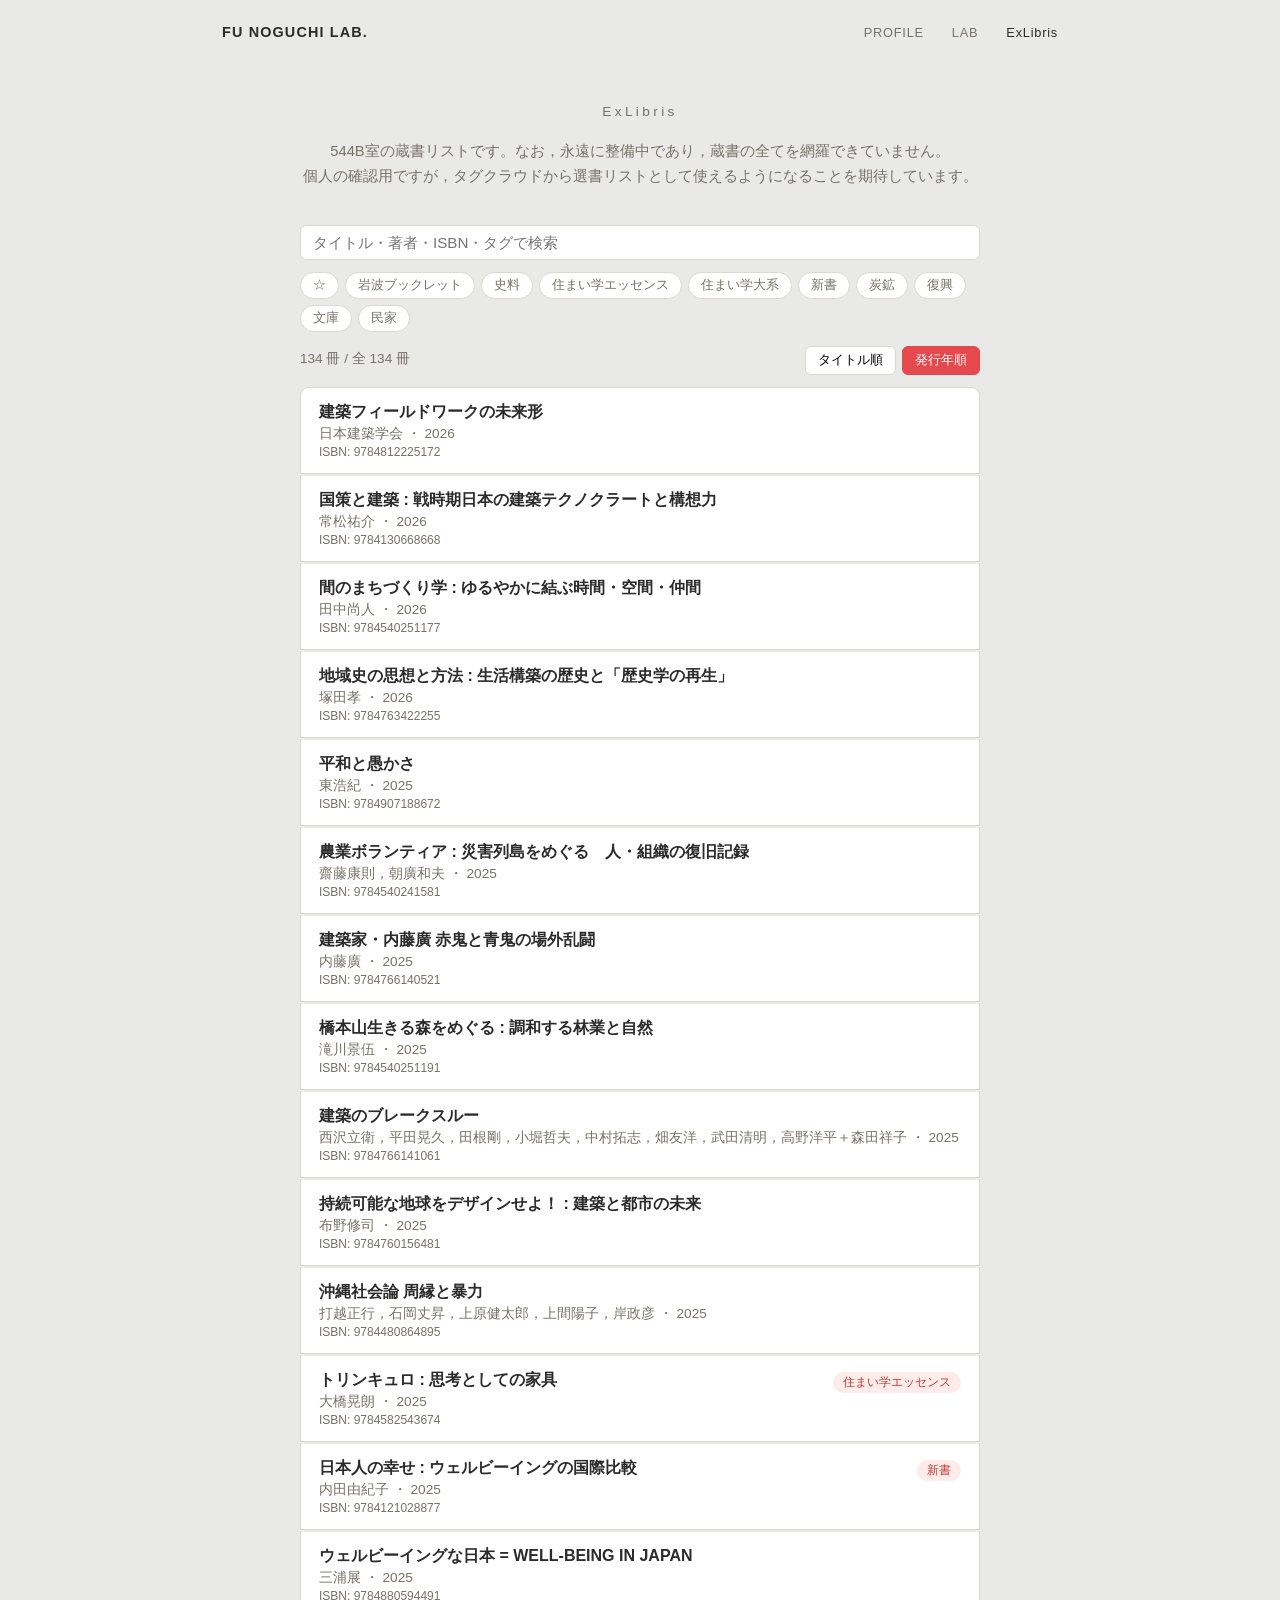
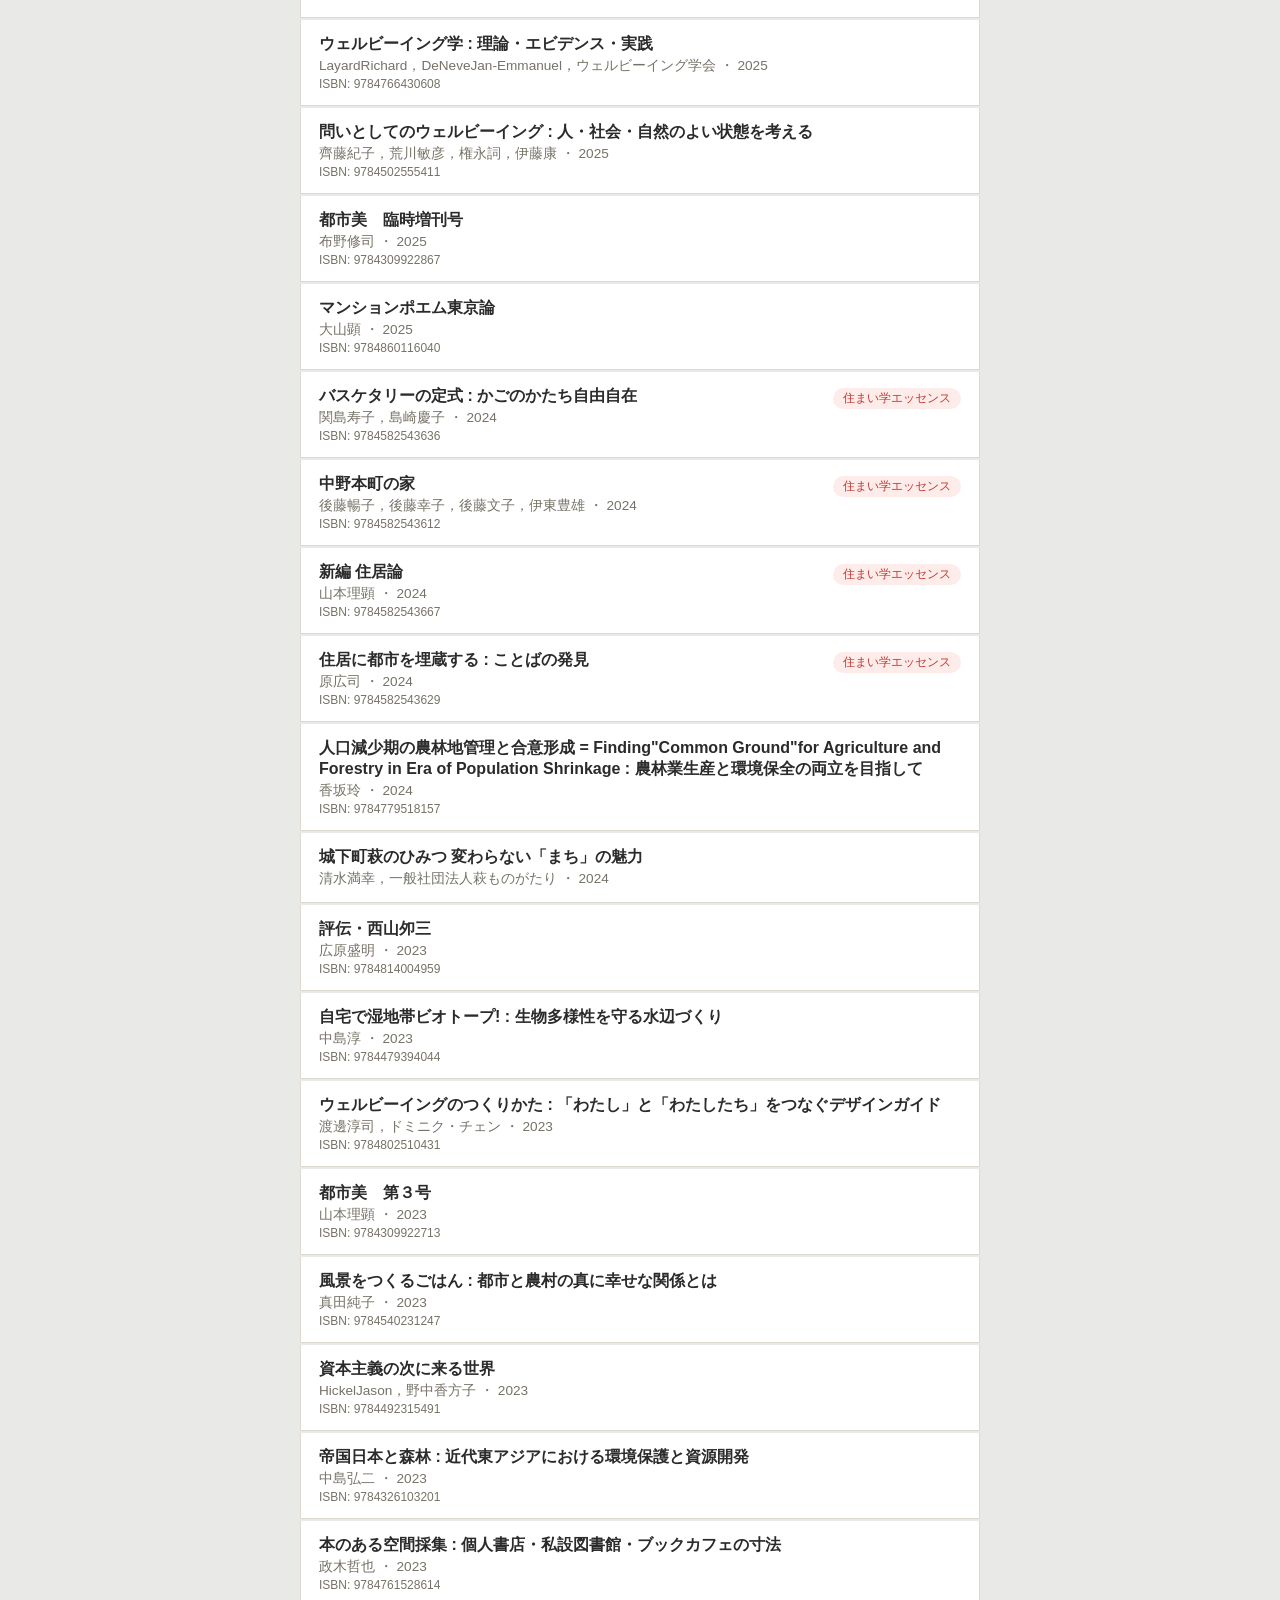
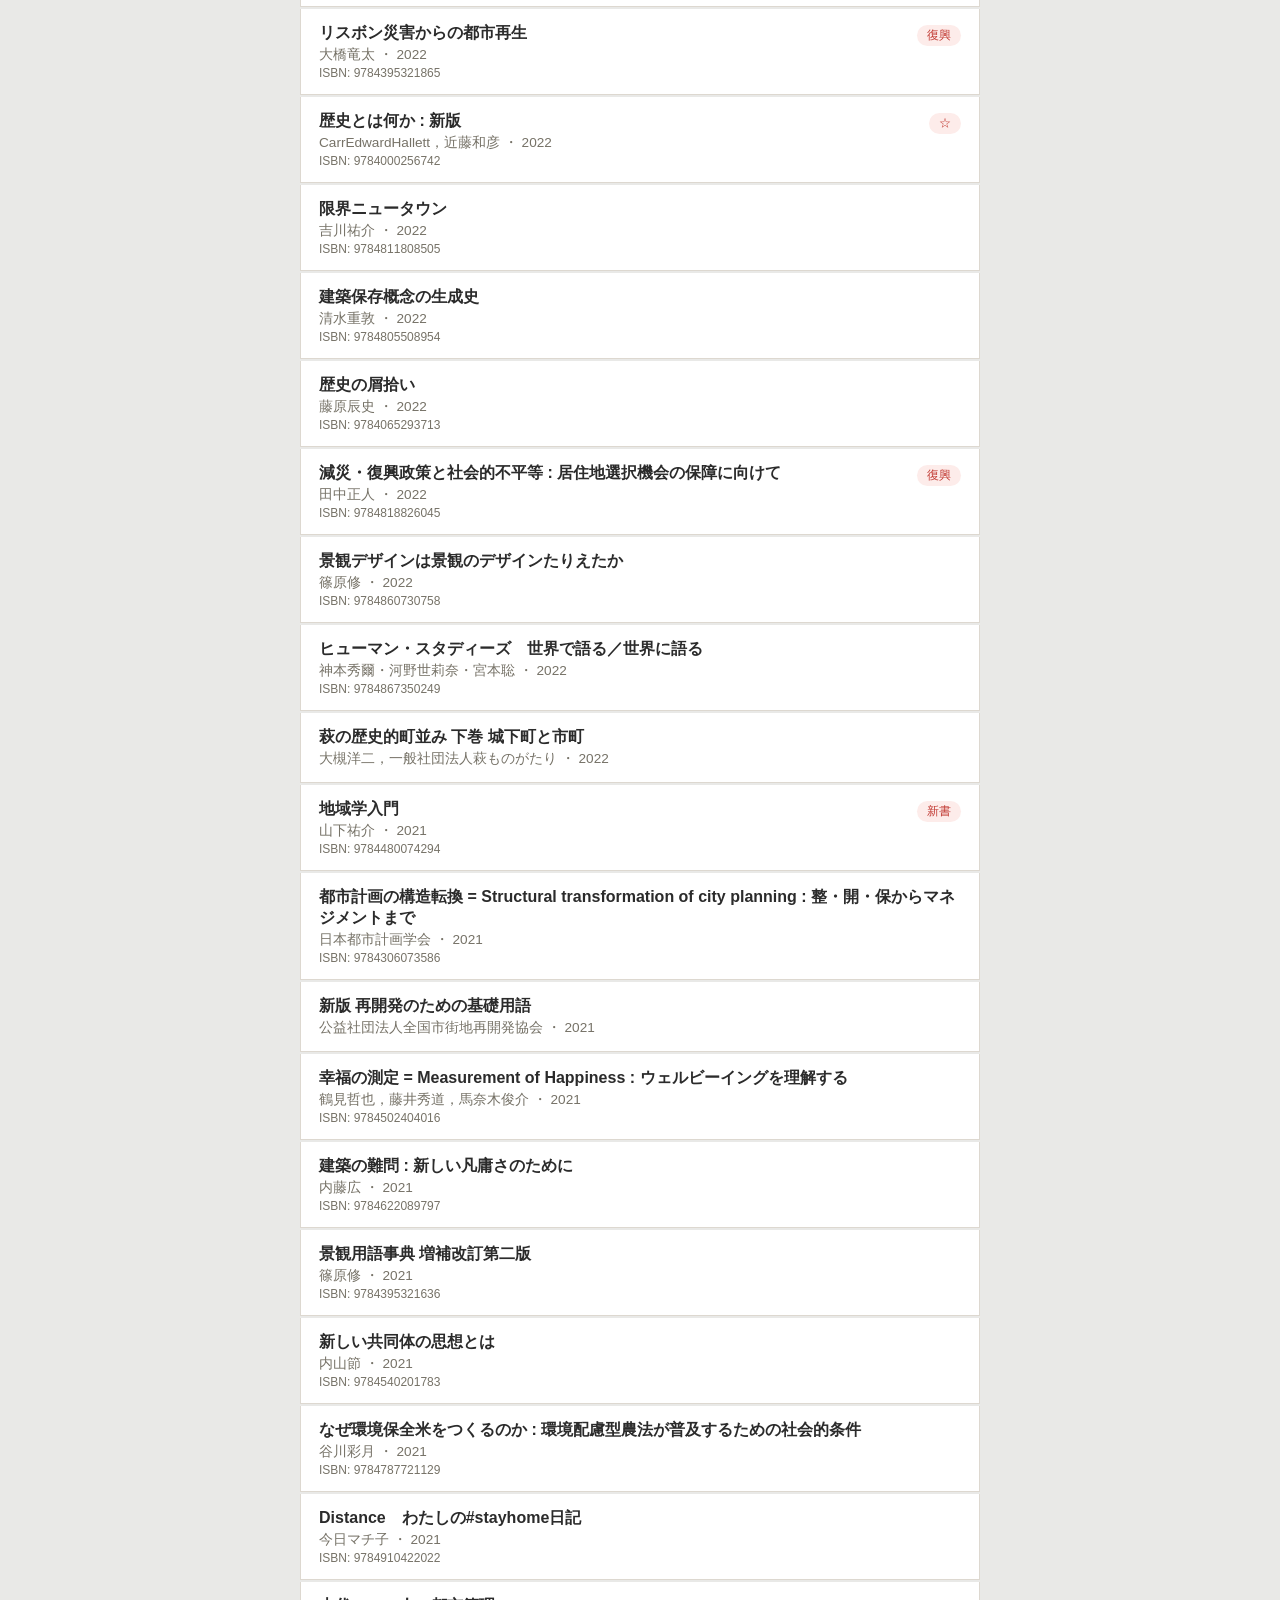
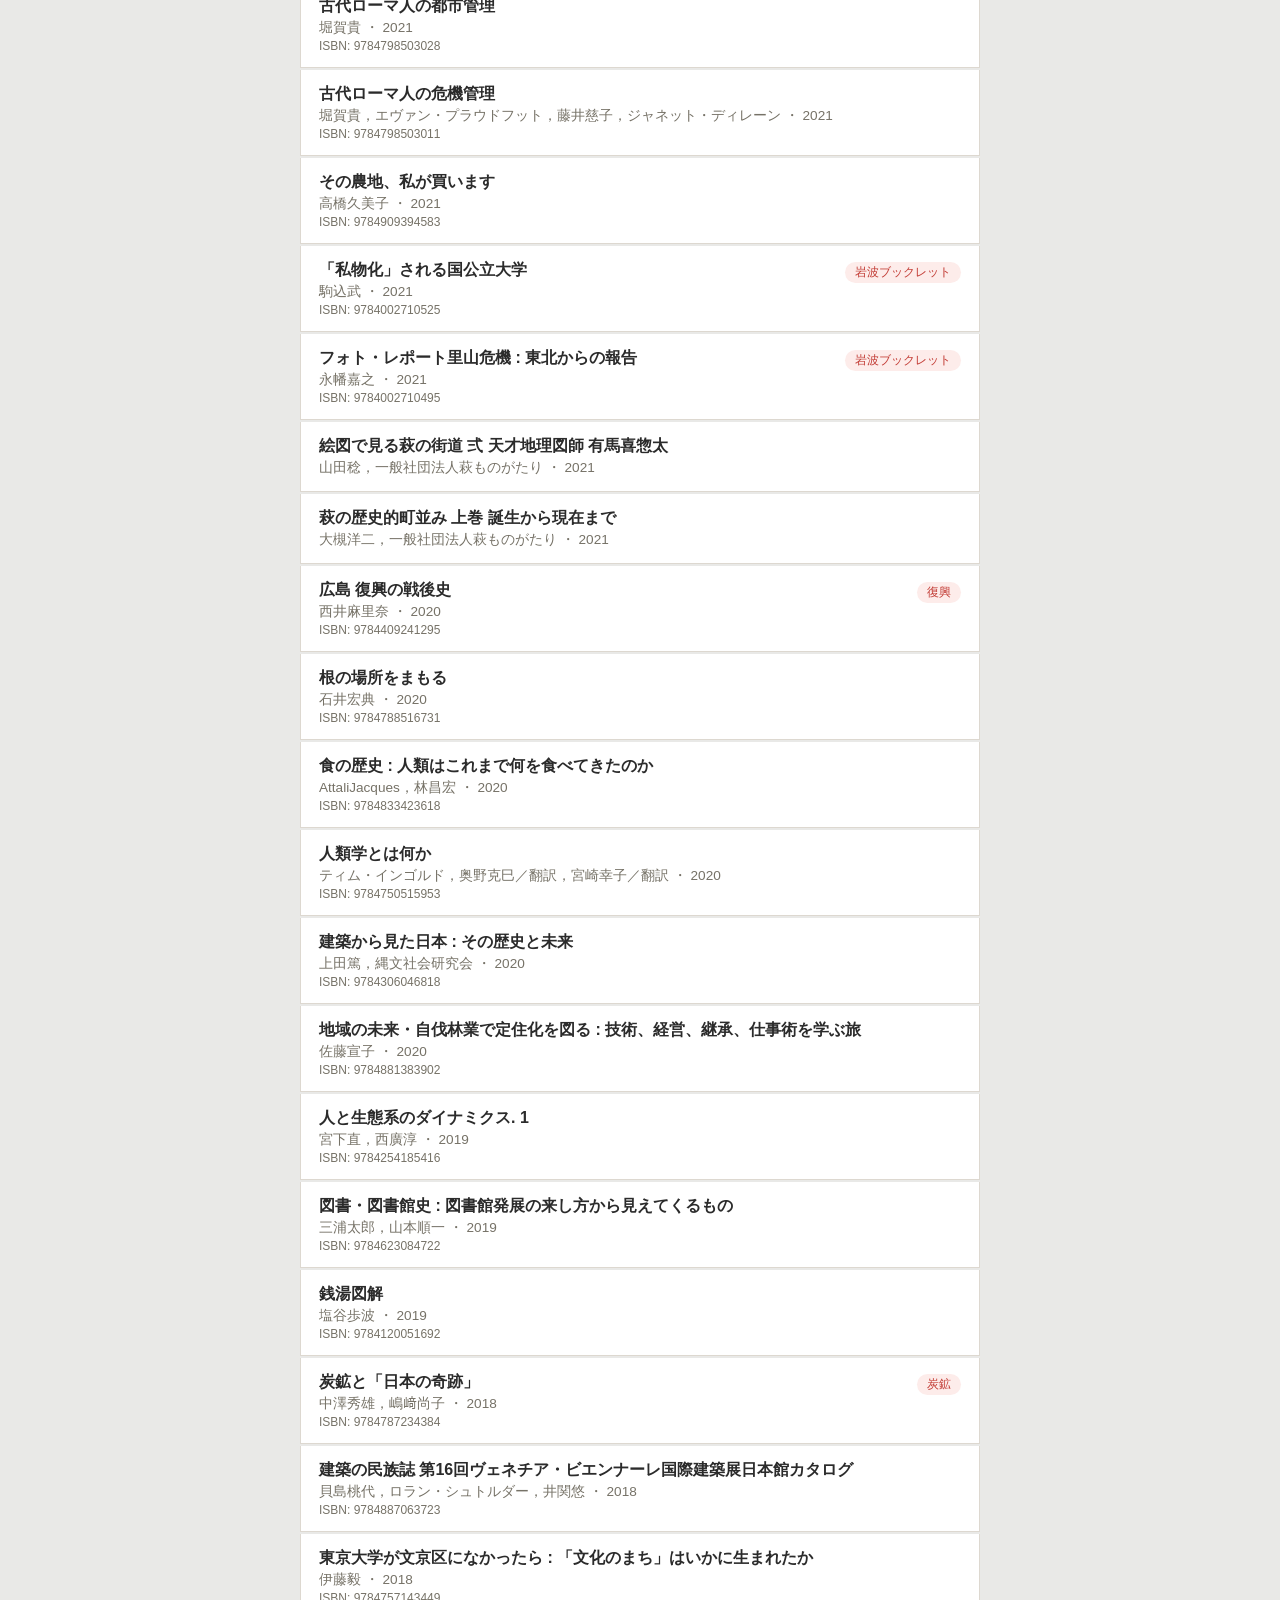
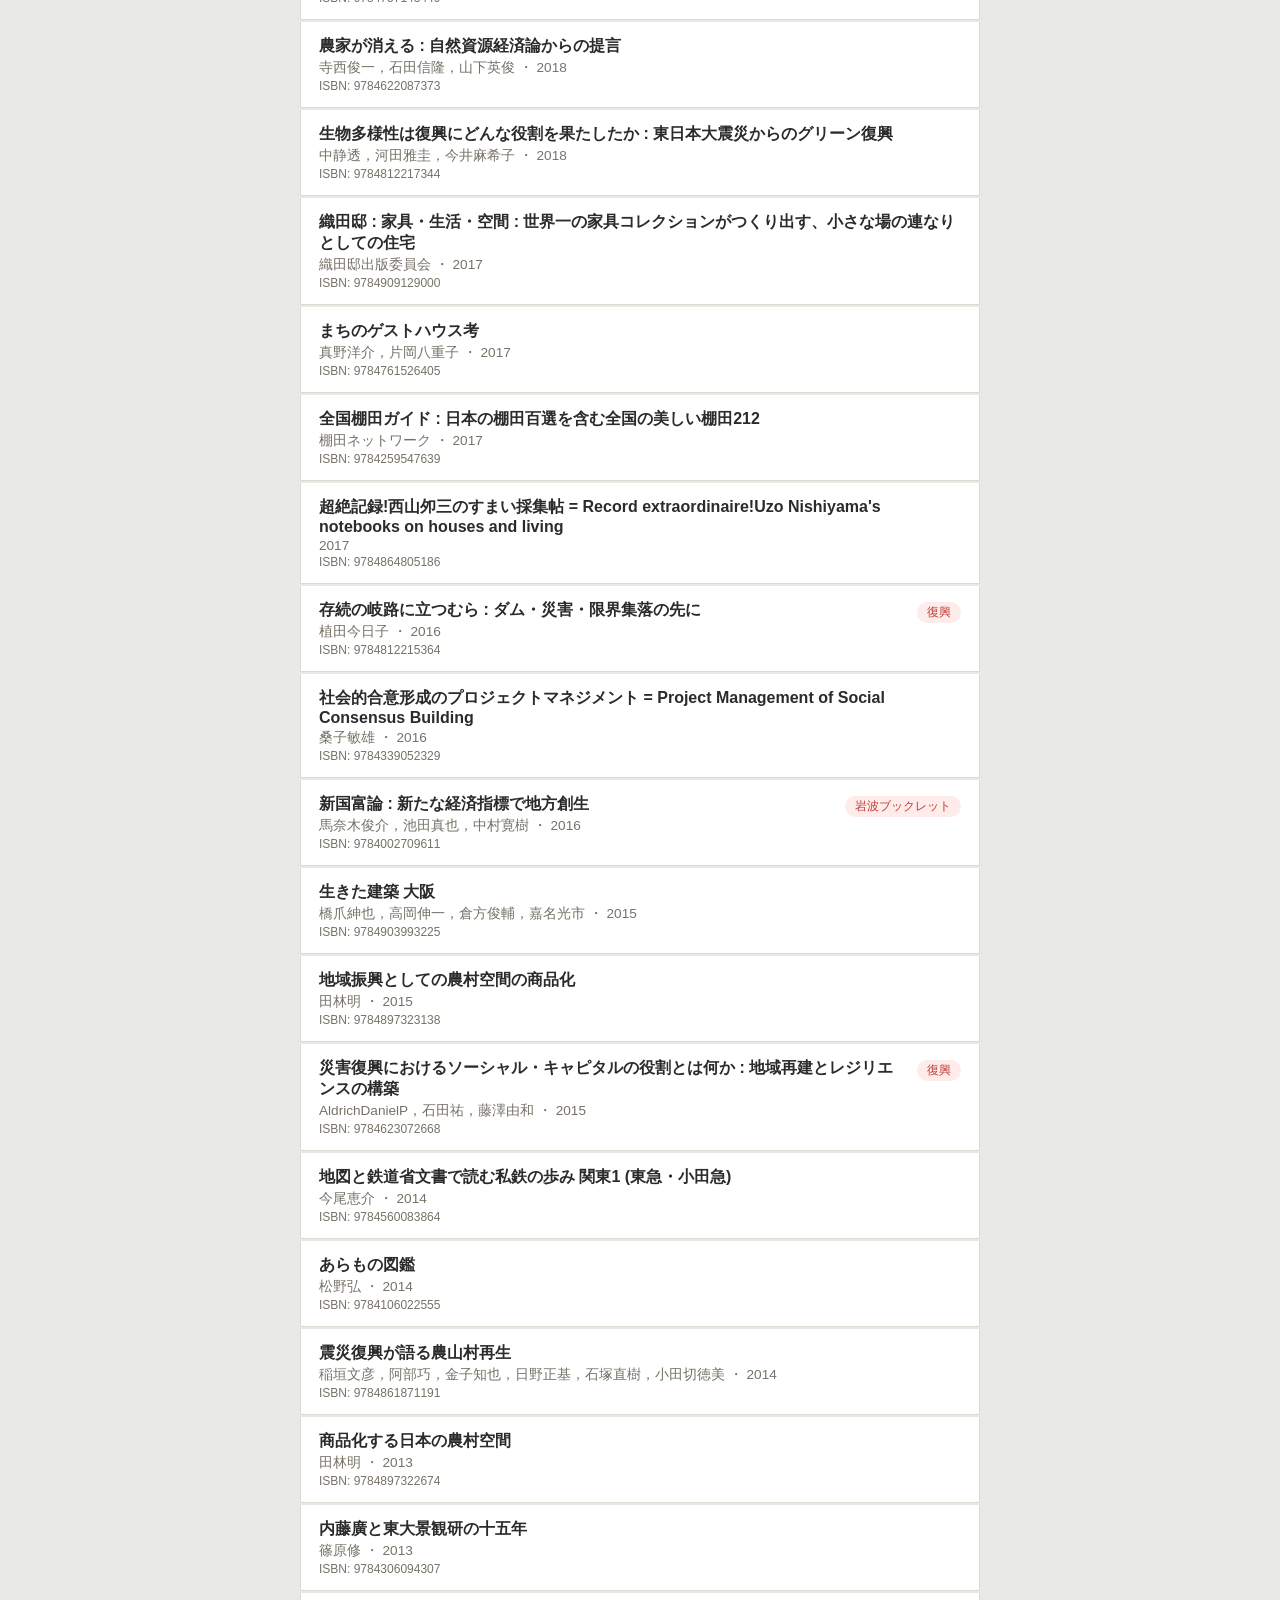
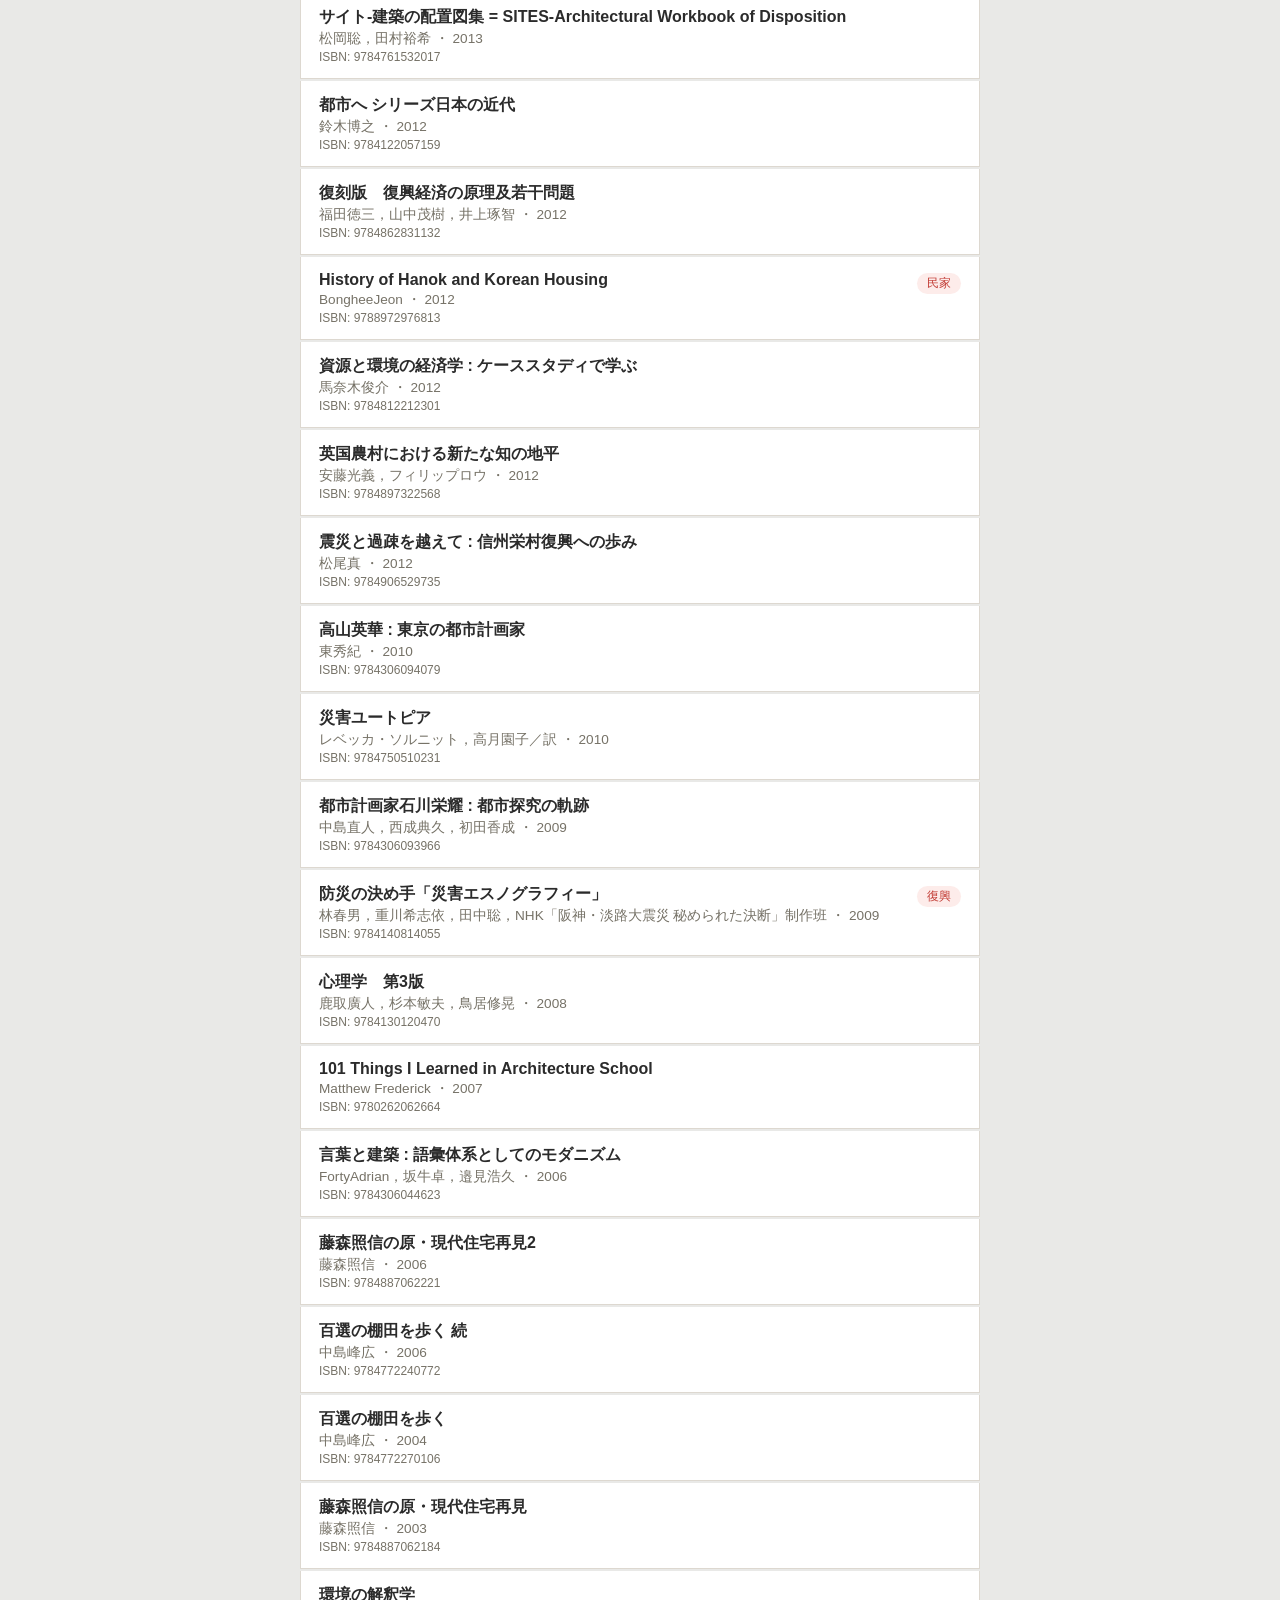
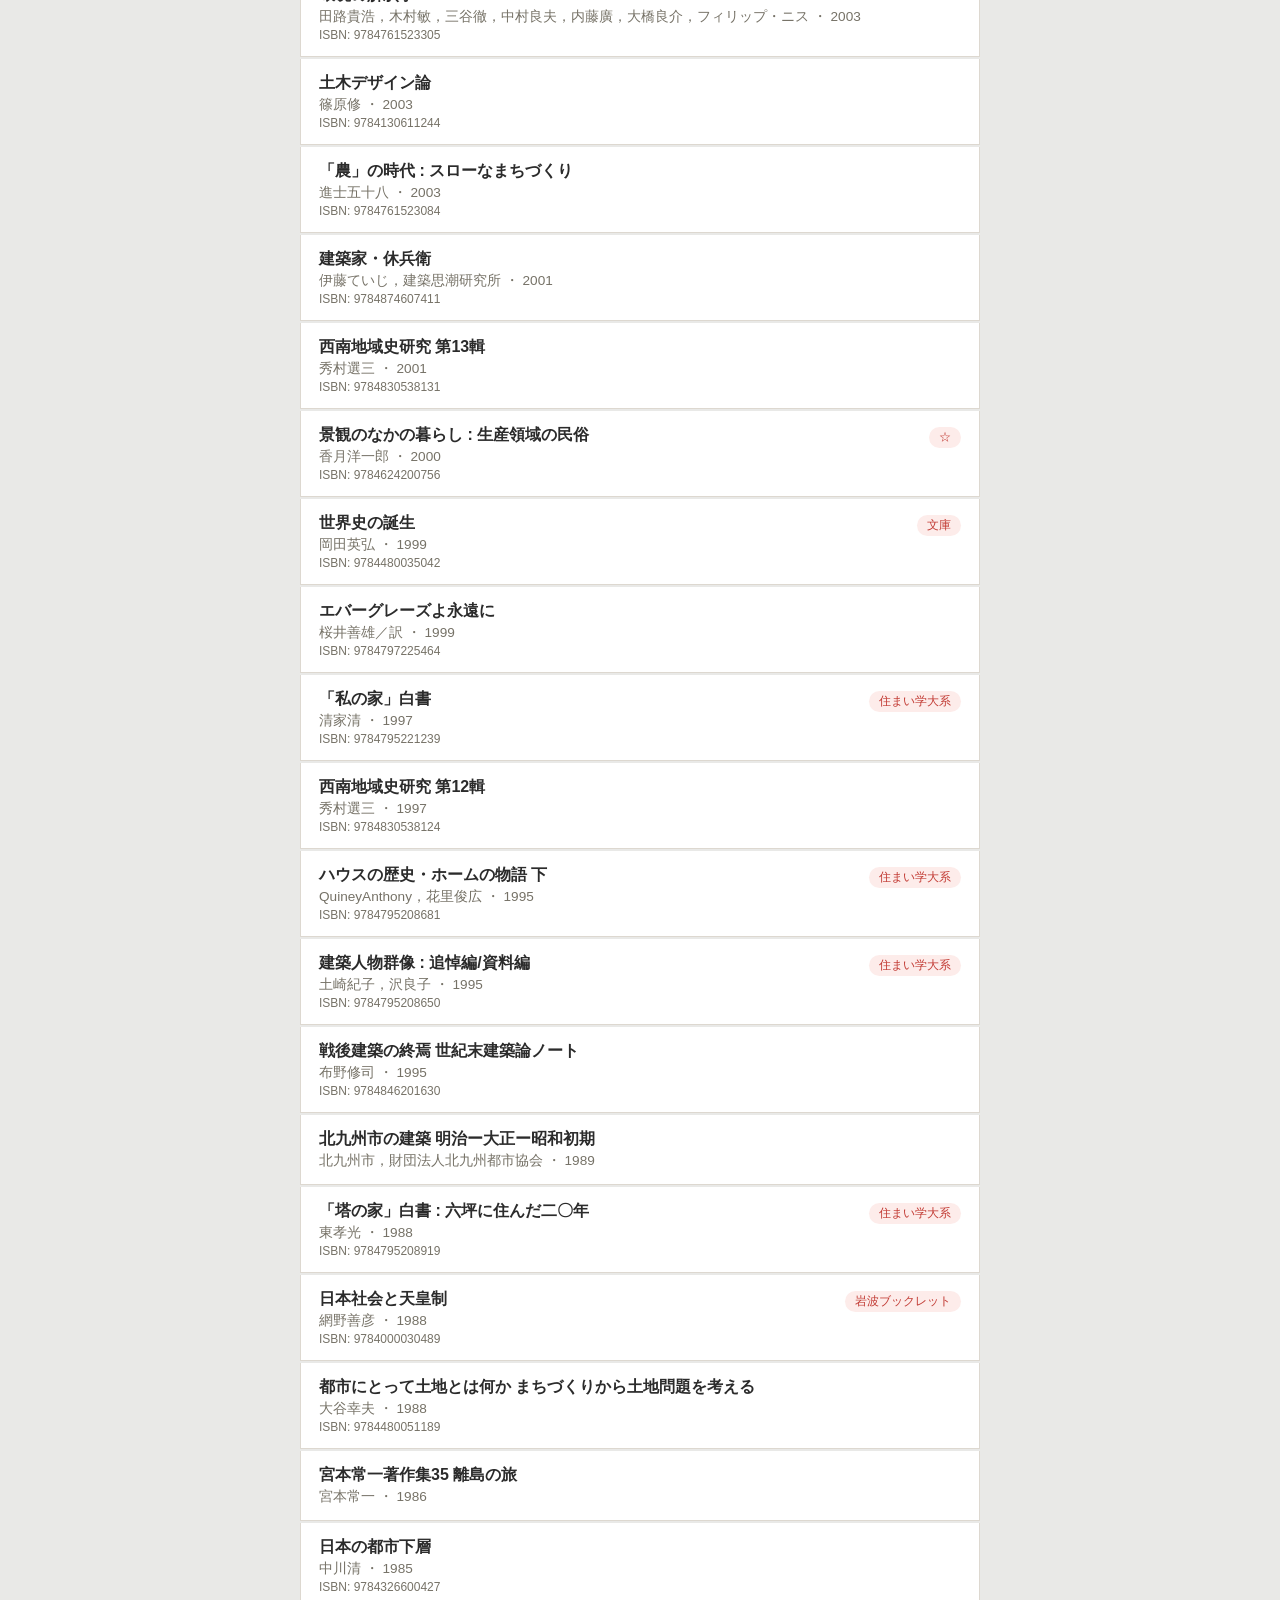
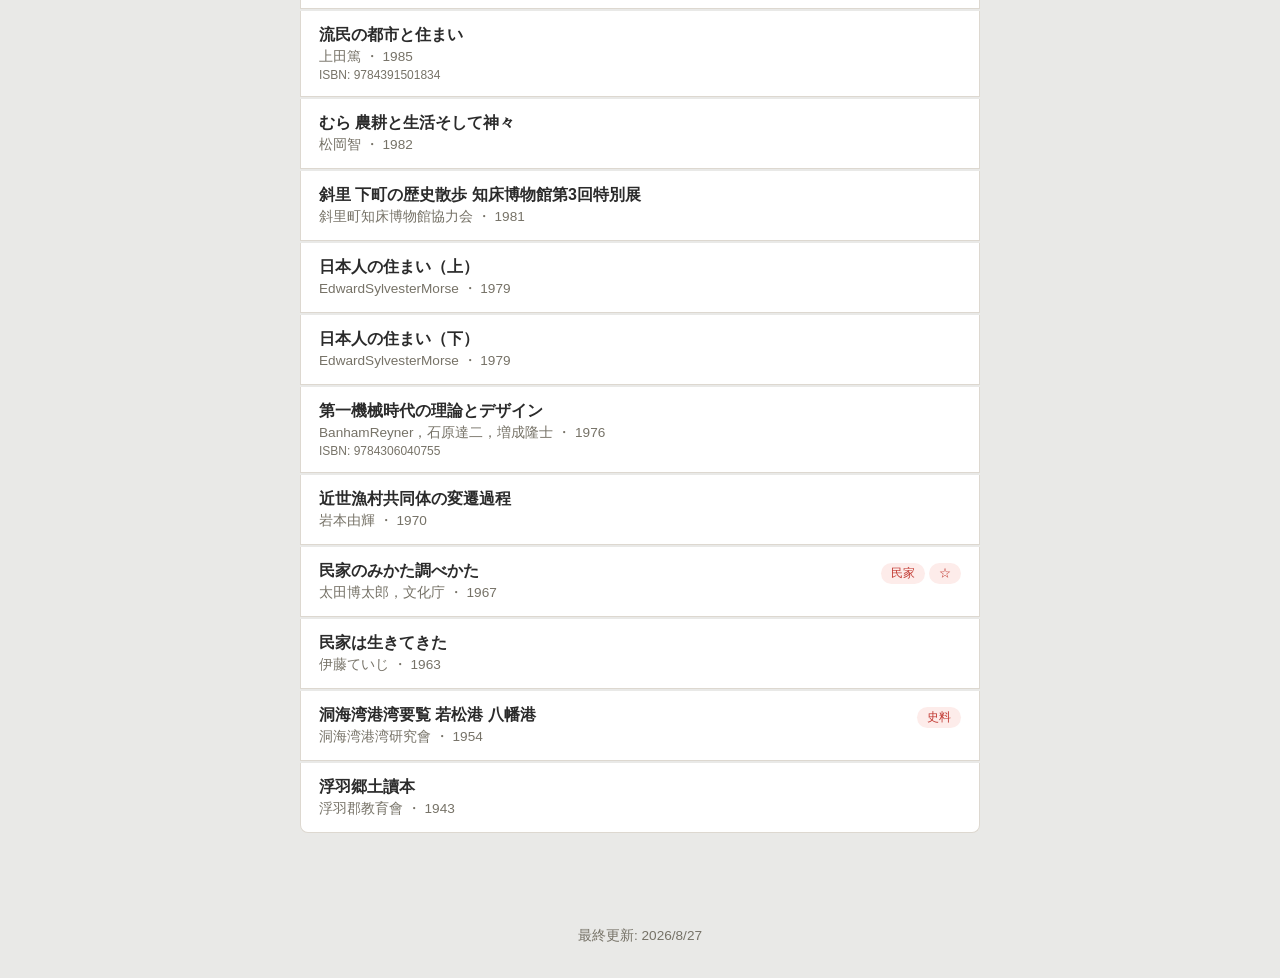
<file: index.html>
<!DOCTYPE html>
<html lang="ja">
<head>
<meta charset="UTF-8">
<meta name="viewport" content="width=device-width, initial-scale=1.0">
<title>ExLibris | Yuta Noguchi</title>
<link rel="stylesheet" href="css/style.css">
<link rel="stylesheet" href="css/public.css">
</head>
<body>
<nav class="site-nav">
  <a class="brand" href="/">FU NOGUCHI LAB.</a>
  <div class="nav-links">
    <a href="https://yutanoguchi051.github.io/">PROFILE</a>
    <a href="https://yutanoguchi051.github.io/FU-NoguchiLab/">LAB</a>
    <span class="current">ExLibris</span>
  </div>
</nav>

<header class="site-header">
  <p class="kicker">ExLibris</p>
  <p class="intro">
    544B室の蔵書リストです。なお，永遠に整備中であり，蔵書の全てを網羅できていません。<br>
    個人の確認用ですが，タグクラウドから選書リストとして使えるようになることを期待しています。
  </p>
</header>

<main>
  <div class="search-bar">
    <input type="search" id="search-input" placeholder="タイトル・著者・ISBN・タグで検索">
  </div>

  <div id="tag-filter" class="tag-filter"></div>

  <div class="list-toolbar">
    <div id="book-count" class="book-count"></div>
    <div class="sort-buttons">
      <button id="sort-title-btn" class="sort-btn">タイトル順</button>
      <button id="sort-year-btn" class="sort-btn active">発行年順</button>
    </div>
  </div>

  <div id="book-list" class="book-list"></div>
  <p id="empty-message" class="status hidden">該当する本が見つかりませんでした。</p>
</main>

<footer class="site-footer">
  <p class="hint">最終更新: <span id="last-updated">-</span></p>
</footer>

<script src="js/app.js"></script>
</body>
</html>
</file>
<file: css/style.css>
:root {
  --bg: #e9e9e7;
  --panel: #ffffff;
  --border: #ddd8d0;
  --text: #2b2b2b;
  --text-muted: #767267;
  --accent: #a35c3c;
  --accent-dark: #8a4a2f;
  --danger: #b3402f;
  font-family: -apple-system, BlinkMacSystemFont, "Hiragino Sans", "Yu Gothic", sans-serif;
}

* { box-sizing: border-box; }

body {
  margin: 0;
  background: var(--bg);
  color: var(--text);
}

.app-header {
  display: flex;
  align-items: center;
  justify-content: space-between;
  flex-wrap: wrap;
  gap: 12px;
  padding: 16px 20px;
  background: var(--panel);
  border-bottom: 1px solid var(--border);
}

.app-header h1 {
  font-size: 1.25rem;
  margin: 0;
}

main { padding: 16px 20px 60px; max-width: 1000px; margin: 0 auto; }

.panel {
  background: var(--panel);
  border: 1px solid var(--border);
  border-radius: 8px;
  padding: 20px;
  margin-bottom: 20px;
}

.panel h2 { margin-top: 0; font-size: 1.05rem; }

.hint { color: var(--text-muted); font-size: 0.85rem; }

.toolbar {
  display: flex;
  gap: 12px;
  flex-wrap: wrap;
  align-items: center;
  margin-bottom: 8px;
}

#search-input, .toolbar input[type="search"] {
  flex: 1;
  min-width: 220px;
  padding: 8px 12px;
  border: 1px solid var(--border);
  border-radius: 6px;
  font-size: 0.95rem;
}

.book-count { color: var(--text-muted); font-size: 0.85rem; margin-bottom: 4px; }

table {
  width: 100%;
  border-collapse: collapse;
  background: var(--panel);
  border: 1px solid var(--border);
  border-radius: 8px;
  overflow: hidden;
}

th, td {
  text-align: left;
  padding: 10px 12px;
  border-bottom: 1px solid var(--border);
  font-size: 0.92rem;
  vertical-align: top;
}

th {
  background: #efece5;
  white-space: nowrap;
}

th[data-sort] { cursor: pointer; user-select: none; }

tbody tr:hover { background: #f9f6f0; }

.isbn-form {
  display: flex;
  gap: 8px;
  flex-wrap: wrap;
  margin-bottom: 12px;
}

.isbn-form input {
  flex: 1;
  min-width: 180px;
  padding: 10px 12px;
  font-size: 1rem;
  border: 1px solid var(--border);
  border-radius: 6px;
}

button {
  padding: 9px 14px;
  border: 1px solid var(--border);
  background: var(--panel);
  border-radius: 6px;
  cursor: pointer;
  font-size: 0.9rem;
}

button.primary {
  background: var(--accent);
  color: #fff;
  border-color: var(--accent);
}

button.danger {
  background: var(--danger);
  color: #fff;
  border-color: var(--danger);
}

.status { margin: 8px 0; font-size: 0.88rem; white-space: pre-wrap; }
.status.error { color: var(--danger); }
.status.ok { color: #2f7a3a; }

.fields {
  display: flex;
  flex-direction: column;
  gap: 10px;
  margin: 16px 0;
}

.fields label {
  display: flex;
  flex-direction: column;
  font-size: 0.82rem;
  color: var(--text-muted);
  gap: 4px;
}

.fields input {
  padding: 8px 10px;
  border: 1px solid var(--border);
  border-radius: 6px;
  font-size: 0.95rem;
  color: var(--text);
}

.required { color: var(--danger); }

.form-actions { display: flex; gap: 10px; }

.modal {
  position: fixed;
  inset: 0;
  background: rgba(0, 0, 0, 0.5);
  display: flex;
  align-items: center;
  justify-content: center;
  z-index: 100;
  padding: 16px;
}

.modal.hidden { display: none; }

.modal-content {
  background: var(--panel);
  border-radius: 10px;
  padding: 20px;
  max-width: 480px;
  width: 100%;
  max-height: 90vh;
  overflow-y: auto;
  position: relative;
}

.modal-close {
  position: absolute;
  top: 10px;
  right: 10px;
  border: none;
  background: transparent;
  font-size: 1.4rem;
  line-height: 1;
  cursor: pointer;
  padding: 4px 8px;
}

.tag-badge {
  display: inline-block;
  background: #efe6de;
  color: var(--accent-dark);
  border-radius: 999px;
  padding: 2px 10px;
  font-size: 0.78rem;
  margin: 2px 4px 2px 0;
}

.hidden { display: none !important; }

@media (max-width: 600px) {
  main { padding: 12px; }
}
</file>
<file: css/public.css>
:root {
  --list-accent: #e5484d;
  --list-accent-tint: #fdecea;
  --list-accent-text: #c23b34;
}

.site-nav {
  display: flex;
  justify-content: space-between;
  align-items: center;
  padding: 24px 32px;
  max-width: 900px;
  margin: 0 auto;
}

.site-nav .brand {
  font-weight: 600;
  letter-spacing: 0.08em;
  font-size: 0.9rem;
  color: var(--text);
  text-decoration: none;
}

.site-nav .nav-links {
  display: flex;
  gap: 28px;
  font-size: 0.8rem;
  letter-spacing: 0.06em;
}

.site-nav .nav-links a,
.site-nav .nav-links span {
  text-decoration: none;
  color: var(--text-muted);
}

.site-nav .nav-links .current {
  color: var(--text);
}

.site-header {
  padding: 40px 20px 20px;
  max-width: 720px;
  margin: 0 auto;
  text-align: center;
}

.site-header .kicker {
  font-size: 0.85rem;
  letter-spacing: 0.25em;
  color: var(--text-muted);
  margin: 0 0 20px;
}

.site-header h1 {
  font-size: 1.7rem;
  margin: 0 0 10px;
  letter-spacing: 0.02em;
}

.site-header .intro {
  color: var(--text-muted);
  font-size: 0.92rem;
  line-height: 1.7;
  margin: 0;
}

main { max-width: 720px; }

.search-bar { margin-bottom: 12px; }

.search-bar input {
  width: 100%;
  padding: 12px 16px;
  font-size: 1rem;
  border: 1px solid var(--border);
  border-radius: 999px;
  background: var(--panel);
}

.tag-filter {
  display: flex;
  flex-wrap: wrap;
  gap: 6px;
  margin-bottom: 14px;
}

.tag-chip {
  border: 1px solid var(--border);
  background: var(--panel);
  border-radius: 999px;
  padding: 4px 12px;
  font-size: 0.8rem;
  color: var(--text-muted);
  cursor: pointer;
}

.tag-chip.active {
  background: var(--list-accent);
  border-color: var(--list-accent);
  color: #fff;
}

.list-toolbar {
  display: flex;
  justify-content: space-between;
  align-items: center;
  flex-wrap: wrap;
  gap: 8px;
  margin-bottom: 12px;
}

.sort-buttons { display: flex; gap: 6px; }

.sort-btn {
  padding: 5px 12px;
  font-size: 0.8rem;
  border: 1px solid var(--border);
  background: var(--panel);
  border-radius: 6px;
  cursor: pointer;
}

.sort-btn.active {
  background: var(--list-accent);
  color: #fff;
  border-color: var(--list-accent);
}

.book-list {
  display: flex;
  flex-direction: column;
  gap: 2px;
}

.book-item {
  display: flex;
  justify-content: space-between;
  align-items: flex-start;
  gap: 16px;
  background: var(--panel);
  border: 1px solid var(--border);
  border-top: none;
  padding: 14px 18px;
}

.book-main {
  flex: 1;
  min-width: 0;
}

.book-item:first-child { border-top: 1px solid var(--border); border-radius: 8px 8px 0 0; }
.book-item:last-child { border-radius: 0 0 8px 8px; }
.book-item:only-child { border-radius: 8px; }

.book-title {
  font-size: 1rem;
  font-weight: 600;
}

.book-meta {
  color: var(--text-muted);
  font-size: 0.85rem;
  margin-top: 2px;
}

.book-isbn {
  color: var(--text-muted);
  font-size: 0.75rem;
  margin-top: 2px;
  font-variant-numeric: tabular-nums;
}

.book-tags {
  flex-shrink: 0;
  max-width: 45%;
  text-align: right;
}

.book-tags .tag-badge {
  background: var(--list-accent-tint);
  color: var(--list-accent-text);
  margin: 2px 0 2px 4px;
}

.site-footer {
  max-width: 720px;
  margin: 0 auto;
  padding: 20px;
  text-align: center;
}
</file>
